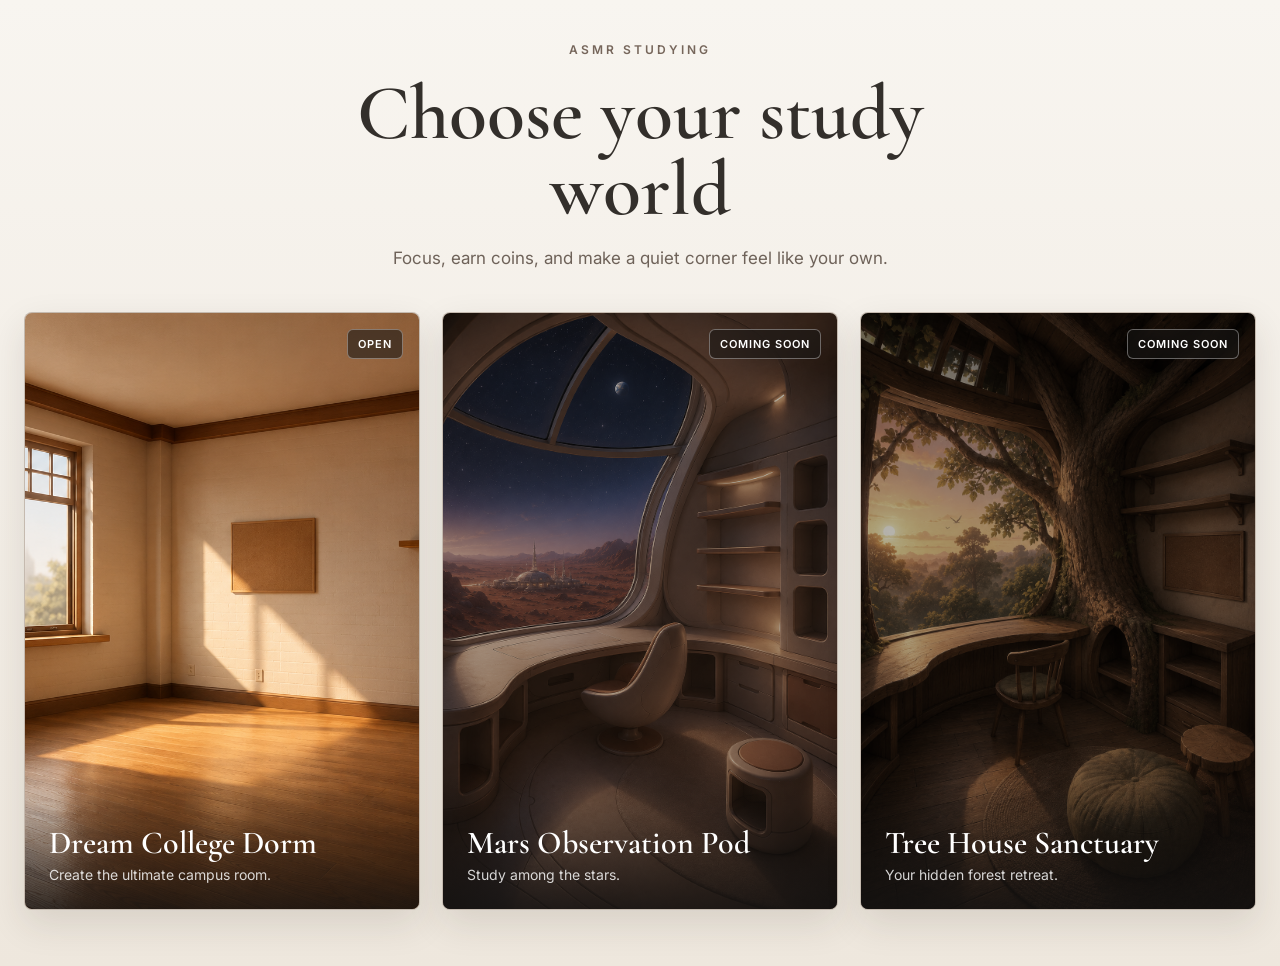
<file: website/index.html>
<!DOCTYPE html>
<html lang="en">
<head>
    <meta charset="UTF-8">
    <meta name="viewport" content="width=device-width, initial-scale=1.0">
    <meta name="theme-color" content="#f4efe8">
    <title>ASMR Studying</title>
    <link rel="preconnect" href="https://fonts.googleapis.com">
    <link rel="preconnect" href="https://fonts.gstatic.com" crossorigin>
    <link href="https://fonts.googleapis.com/css2?family=Cormorant+Garamond:wght@500;600&family=Inter:wght@400;500;600&display=swap" rel="stylesheet">
    <link rel="stylesheet" href="style.css">
</head>
<body>
    <header class="hero">
        <p class="logo">ASMR Studying</p>
        <h1>Choose your study world</h1>
        <p class="subtitle">
            Focus, earn coins, and make a quiet corner feel like your own.
        </p>
    </header>

    <main class="worlds-grid" aria-label="Study worlds">
        <a class="world-card world-card--active" href="worlds/dream-dorm.html">
            <img src="images/dream-dorm.png" alt="">
            <span class="world-card__status">Open</span>
            <span class="world-card__overlay">
                <strong>Dream College Dorm</strong>
                <span>Create the ultimate campus room.</span>
            </span>
        </a>

        <article class="world-card world-card--locked" aria-disabled="true">
            <img src="images/mars-observation-pod.png" alt="">
            <span class="world-card__status">Coming soon</span>
            <span class="world-card__overlay">
                <strong>Mars Observation Pod</strong>
                <span>Study among the stars.</span>
            </span>
        </article>

        <article class="world-card world-card--locked" aria-disabled="true">
            <img src="images/tree-house-sanctuary.png" alt="">
            <span class="world-card__status">Coming soon</span>
            <span class="world-card__overlay">
                <strong>Tree House Sanctuary</strong>
                <span>Your hidden forest retreat.</span>
            </span>
        </article>
    </main>

    <script src="https://telegram.org/js/telegram-web-app.js"></script>
    <script src="script.js"></script>
</body>
</html>
</file>
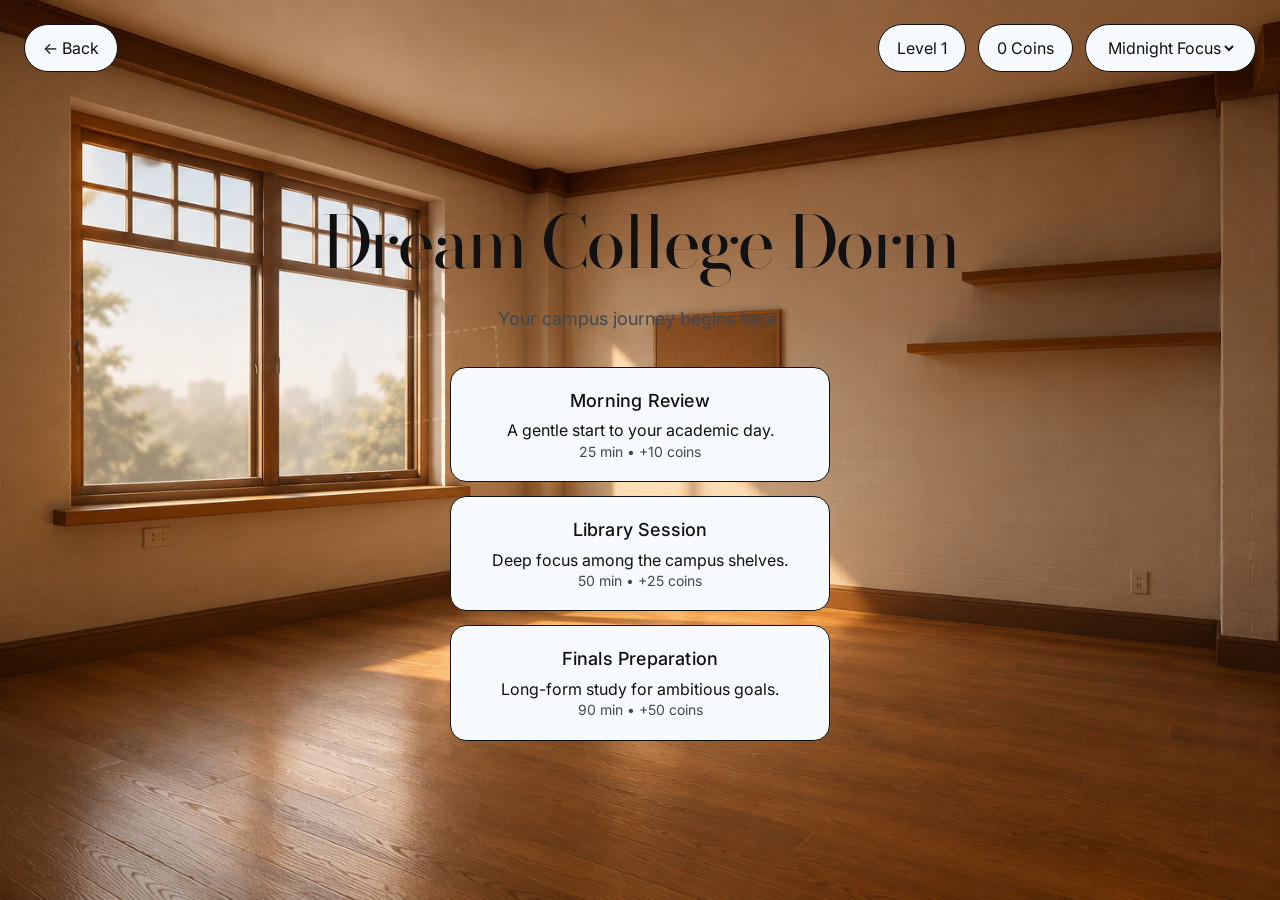
<file: website/worlds/dream-dorm.html>
<!DOCTYPE html>
<html lang="en">
<head>

<meta charset="UTF-8">
<meta name="viewport" content="width=device-width, initial-scale=1.0">

<title>Dream College Dorm</title>

<link rel="preconnect" href="https://fonts.googleapis.com">
<link rel="preconnect" href="https://fonts.gstatic.com" crossorigin>

<link href="https://fonts.googleapis.com/css2?family=Cormorant+Garamond:wght@500;600&family=Inter:wght@300;400;500&display=swap" rel="stylesheet">

<link rel="stylesheet" href="../style.css">

<style>
@import url('https://fonts.googleapis.com/css2?family=Bodoni+Moda:ital,wght@0,400;0,500;1,400&family=Inter:wght@400;500;600;700&display=swap');

:root {
    --color-bg-primary: #A9C9F7;
    --color-bg-secondary: #C8DCFA;
    --color-surface: #F7FAFF;

    --color-text-primary: #111111;
    --color-text-secondary: #414852;
    --color-text-light: #FFFFFF;

    --color-accent-lime: #E8F24A;
    --color-accent-coral: #FF7668;

    --color-border: rgba(17, 17, 17, 0.35);
    --color-border-strong: #111111;

    --font-editorial: "Bodoni Moda", "Times New Roman", Georgia, serif;
    --font-interface: "Inter", Arial, sans-serif;

    --radius-small: 8px;
    --radius-medium: 16px;
    --radius-pill: 999px;

    --space-xs: 4px;
    --space-sm: 8px;
    --space-md: 16px;
    --space-lg: 24px;
    --space-xl: 40px;
    --space-2xl: 64px;

    --transition-fast: 160ms ease;
    --transition-medium: 260ms ease;

    --shadow-soft: 0 8px 24px rgba(17, 17, 17, 0.08);
}

*,
*::before,
*::after {
    box-sizing: border-box;
}

#room-bed {

    position: absolute;
    display: block;

    inset: 0;
    width: 100%;
    height: 100%;

    z-index: 5;

    object-fit: contain;
    transform: rotate(var(--snap-rotation, 0deg));
    transform-origin: 50% 50%;
    background: transparent;
    border: 0;
    box-shadow: none;
    image-rendering: auto;

    pointer-events: none;
}
html {
    margin: 0;
    padding: 0;
    width: 100%;
    height: 100%;
}

body {
    margin: 0;
    padding: 0;
    overflow: hidden;

    width: 100%;
    height: 100%;
    background: var(--color-bg-primary);
    color: var(--color-text-primary);
    font-family: var(--font-interface);
    font-size: 16px;
    line-height: 1.4;

}

h1,
h2,
.world-title,
.room-timer-title {
    font-family: var(--font-editorial);
    font-weight: 400;
    line-height: 0.92;
    letter-spacing: -0.04em;
}

button,
select {
    font-family: var(--font-interface);
}

button {
    appearance: none;
    cursor: pointer;
    transition:
        transform var(--transition-fast),
        background-color var(--transition-fast),
        border-color var(--transition-fast);
}

button:focus-visible,
select:focus-visible,
a:focus-visible {
    outline: 2px solid var(--color-accent-lime);
    outline-offset: 3px;
}

.world-page {
    position: fixed;
    --bed-anchor-x: 31.97%;
    --bed-anchor-y: 42.24%;
    --bed-width: min(360px, 30vw);
    --bed-slot-width: 15.36%;
    --bed-slot-height: 10.45%;
    --bed-anchor-transform: translate(-50%, -50%) perspective(900px) rotateZ(-7deg) skewX(-3deg) scale(0.92);
    --bed-transform-origin: 50% 50%;

    top: 0;
    left: 0;
    right: 0;
    bottom: 0;

    width: 100%;
    height: 100%;
    color: var(--color-text-primary);
    font-family: var(--font-interface);

    background-image: url('../images/dream-dorm.png');
    background-size: cover;
    background-position: center;

    overflow: hidden;
}

.world-page::before { content: '';

    position: absolute;
    inset: 0;

    background: transparent;

    pointer-events: none;
}

.top-bar {
    position: absolute;
    top: 24px;
    left: 24px;
    right: 24px;

    display: flex;
    justify-content: space-between;
    align-items: center;

    z-index: 100;
}

.back-btn {
    color: var(--color-text-primary);
    text-decoration: none;

    backdrop-filter: none;

    background: var(--color-surface);
    border: 1px solid var(--color-border-strong);

    padding: 12px 18px;

    border-radius: var(--radius-pill);

    font-family: var(--font-interface);
}

.stats {
    display: flex;
    gap: 12px;
}

.stat {
    background: var(--color-surface);

    backdrop-filter: none;

    color: var(--color-text-primary);
    border: 1px solid var(--color-border-strong);

    padding: 12px 18px;

    border-radius: var(--radius-pill);

    font-family: var(--font-interface);
}

.atmosphere-select {
    border: 0;
    outline: 0;
    color: var(--color-text-primary);
    background: transparent;
    font: inherit;
}

.atmosphere-select option {
    color: var(--color-text-primary);
}

.center-content {
    position: absolute;

    inset: 0;

    display: flex;
    flex-direction: column;

    justify-content: center;
    align-items: center;

    text-align: center;

    z-index: 10;

    color: var(--color-text-primary);
}

.world-title {
    max-width: 900px;
    line-height: 0.95;
    font-family: var(--font-editorial);

    font-size: clamp(42px, 6vw, 72px);

    margin-bottom: 12px;
}

.world-subtitle {
    font-family: var(--font-interface);

    font-size: 18px;

    color: var(--color-text-secondary);
    opacity: 1;

    margin-bottom: 36px;
}

.focus-btn {
    border: 1px solid var(--color-border-strong);

    padding: 18px 34px;

    border-radius: var(--radius-pill);

    background: var(--color-accent-lime);

    color: var(--color-text-primary);

    font-size: 16px;

    font-weight: 500;

    cursor: pointer;

    transition: transform var(--transition-fast), background-color var(--transition-fast);
}

.focus-btn:hover {
    transform: translateY(-2px);
}
.session-list {
    display: flex;
    flex-direction: column;
    gap: 14px;

    width: min(380px, 85vw);
}

.session-card {
    background: var(--color-surface);
    border: 1px solid var(--color-border-strong);

    backdrop-filter: none;

    border-radius: var(--radius-medium);

    padding: 20px 24px;

    color: var(--color-text-primary);

    font-family: var(--font-interface);

    cursor: pointer;

    transition: transform var(--transition-fast), background-color var(--transition-fast), box-shadow var(--transition-fast);
}

.session-card:hover {
    transform: translateY(-2px);

    background: var(--color-bg-secondary);

    box-shadow: var(--shadow-soft);
}
.session-title {
    letter-spacing: 0.2px;
    font-size: 18px;
    font-weight: 500;

    margin-bottom: 6px;
}

.session-info {
    font-size: 14px;

    color: var(--color-text-secondary);
    opacity: 1;
}
.session-overlay {
    position: fixed;
    inset: 0;

    background: rgba(169,201,247,0.28);

    display: flex;

    justify-content: center;
    align-items: flex-end;

    padding-bottom: 0px;

    z-index: 100;
}

.prep-card {

    width: 420px;

    max-width: 90vw;

    background: var(--color-surface);

    backdrop-filter: none;

    border: 1px solid var(--color-border-strong);

    border-radius: var(--radius-medium);

    padding: 32px;

    color: var(--color-text-primary);
}


.atmosphere-list {

    display: flex;

    flex-direction: column;

    gap: 10px;

    margin: 20px 0;
}

.atmosphere-option {

    background: var(--color-bg-secondary);
    border: 1px solid var(--color-border);

    padding: 12px 16px;

    border-radius: var(--radius-small);

    cursor: pointer;

    transition: 0.2s;
}

.atmosphere-option:hover {

    background: var(--color-accent-lime);
}

.atmosphere-option.selected {

    background: var(--color-accent-lime);
    border: 1px solid var(--color-border-strong);
}

.shop-grid {
    display: grid;
    grid-template-columns: repeat(2, minmax(0, 1fr));
    gap: 12px;
    margin-top: 20px;
}

.shop-item {
    overflow: hidden;
    border: 2px solid transparent;
    border-radius: var(--radius-small);
    background: var(--color-surface);
    cursor: pointer;
    transition: background-color var(--transition-fast), border-color var(--transition-fast);
}

.shop-item:hover,
.shop-item.equipped {
    border-color: var(--color-border-strong);
    background: var(--color-bg-secondary);
}

.shop-item.locked {
    opacity: 0.45;
    cursor: not-allowed;
    filter: grayscale(1);
}

.shop-item-image {
    display: block;
    width: 100%;
    height: 150px;
    object-fit: contain;
    background: transparent;
    border: 0;
    box-shadow: none;
    image-rendering: auto;
}

.shop-item-info {
    padding: 12px;
}

.shop-item-name,
.shop-item-price {
    display: block;
}

.shop-item-name {
    margin-bottom: 4px;
    font-size: 15px;
}

.shop-item-price {
    margin-bottom: 10px;
    font-size: 13px;
    color: var(--color-text-secondary);
    opacity: 1;
}

.shop-item-button {
    width: 100%;
    border: 1px solid var(--color-border-strong);
    border-radius: var(--radius-small);
    padding: 9px 10px;
    background: var(--color-accent-lime);
    color: var(--color-text-primary);
    font: inherit;
    font-size: 13px;
    font-weight: 500;
    cursor: pointer;
}

.shop-item-button:disabled {
    cursor: not-allowed;
}

.shop-item-button:hover:not(:disabled) {
    transform: translateY(-1px);
}

.snap-point {
    position: absolute;
    width: var(--bed-slot-width);
    height: var(--bed-slot-height);
    top: var(--bed-anchor-y);
    left: var(--bed-anchor-x);
    z-index: 20;
    transform: var(--bed-anchor-transform);
    transform-origin: var(--bed-transform-origin);
    border: 2px dashed rgba(255,255,255,0.18);
    background: transparent;
    pointer-events: none;
}

.snap-point.snap-point-active {
    transform: var(--bed-anchor-transform) scale(1.1);
    border-color: rgba(132,220,255,0.95);
    background: rgba(132,220,255,0.12);
    box-shadow:
        0 0 18px rgba(132,220,255,0.55),
        inset 0 0 16px rgba(255,255,255,0.18);
}

#placement-preview {
    position: absolute;
    display: block;
    width: var(--bed-width);
    height: auto;
    object-fit: contain;
    opacity: 0.48;
    pointer-events: none;
    background: transparent;
    z-index: 1000;
    transform: translate(-50%, -50%) perspective(900px) rotate(var(--snap-rotation, 0deg)) rotateZ(-7deg) skewX(-3deg) scale(0.92);
    transform-origin: 50% 50%;
}

.room-calibration-overlay {
    position: absolute;
    inset: 0;
    z-index: 90;
    pointer-events: none;
    background-image:
        linear-gradient(to right, rgba(17, 17, 17, 0.18) 1px, transparent 1px),
        linear-gradient(to bottom, rgba(17, 17, 17, 0.18) 1px, transparent 1px);
    background-size: 10% 100%, 100% 10%;
}

.room-calibration-crosshair {
    position: absolute;
    width: 28px;
    height: 28px;
    left: 50%;
    top: 50%;
    z-index: 95;
    transform: translate(-50%, -50%);
    pointer-events: none;
}

.room-calibration-crosshair::before,
.room-calibration-crosshair::after {
    content: "";
    position: absolute;
    background: rgba(17, 17, 17, 0.78);
}

.room-calibration-crosshair::before {
    width: 100%;
    height: 1px;
    left: 0;
    top: 50%;
}

.room-calibration-crosshair::after {
    width: 1px;
    height: 100%;
    left: 50%;
    top: 0;
}

.room-calibration-tooltip {
    position: absolute;
    left: 50%;
    top: 50%;
    z-index: 96;
    transform: translate(14px, 14px);
    padding: 6px 8px;
    border: 1px solid var(--color-border-strong);
    background: rgba(247, 250, 255, 0.9);
    color: var(--color-text-primary);
    font-family: var(--font-interface);
    font-size: 12px;
    font-weight: 600;
    line-height: 1.35;
    white-space: nowrap;
    pointer-events: none;
    box-shadow: var(--shadow-soft);
}

.room-calibration-marker {
    position: absolute;
    width: 16px;
    height: 16px;
    z-index: 94;
    transform: translate(-50%, -50%);
    border: 1px solid var(--color-border-strong);
    border-radius: 999px;
    background: var(--color-accent-lime);
    color: var(--color-text-primary);
    display: flex;
    align-items: center;
    justify-content: center;
    font-size: 10px;
    font-weight: 700;
    pointer-events: none;
}

.room-calibration-zone-svg {
    position: absolute;
    inset: 0;
    width: 100%;
    height: 100%;
    z-index: 90;
    overflow: visible;
    pointer-events: none;
}

.room-calibration-zone-polygon {
    fill: rgba(132, 220, 255, 0.16);
    stroke: rgba(132, 220, 255, 0.95);
    stroke-width: 2;
    vector-effect: non-scaling-stroke;
}

.room-calibration-point-label,
.room-calibration-bed-anchor {
    position: absolute;
    z-index: 94;
    transform: translate(-50%, -50%);
    pointer-events: none;
}

.room-calibration-point-label {
    width: 18px;
    height: 18px;
    border: 1px solid rgba(17, 17, 17, 0.65);
    border-radius: 999px;
    background: rgba(247, 250, 255, 0.82);
    color: var(--color-text-primary);
    display: flex;
    align-items: center;
    justify-content: center;
    font-size: 10px;
    font-weight: 700;
}

.room-calibration-bed-anchor {
    width: 14px;
    height: 14px;
    border: 2px solid rgba(17, 17, 17, 0.8);
    border-radius: 999px;
    background: rgba(232, 242, 74, 0.9);
    box-shadow: 0 0 0 4px rgba(232, 242, 74, 0.2);
}

.room-calibration-bed-anchor::after {
    content: attr(data-anchor-id);
    position: absolute;
    left: 50%;
    top: 100%;
    transform: translate(-50%, 5px);
    padding: 3px 6px;
    border: 1px solid rgba(17, 17, 17, 0.45);
    background: rgba(247, 250, 255, 0.88);
    color: var(--color-text-primary);
    font-size: 10px;
    font-weight: 700;
    white-space: nowrap;
}

.room-calibration-bed-anchor.active {
    transform: translate(-50%, -50%) scale(1.25);
    border-color: rgba(132, 220, 255, 1);
    background: rgba(132, 220, 255, 0.95);
    box-shadow:
        0 0 18px rgba(132, 220, 255, 0.65),
        0 0 0 5px rgba(132, 220, 255, 0.22);
}

.room-calibration-bed-preview {
    position: absolute;
    display: block;
    width: var(--bed-width);
    height: auto;
    object-fit: contain;
    opacity: 0.52;
    pointer-events: none;
    background: transparent;
    z-index: 92;
    transform: translate(-50%, -18%) perspective(900px) rotate(var(--snap-rotation, 0deg)) rotateZ(-7deg) skewX(-3deg) scale(0.92);
    transform-origin: 50% 18%;
    filter: drop-shadow(0 8px 12px rgba(17, 17, 17, 0.18));
}

@media (max-width: 768px) {

    .session-overlay {

        justify-content: center;
        align-items: flex-end;

        padding: 16px;
    }

   .prep-card {

    width: calc(100vw - 24px);

    max-width: none;

    border-radius: var(--radius-medium) var(--radius-medium) 0 0;

    padding: 20px;

    margin: 0;

}
.session-overlay {

    padding: 0;

    align-items: flex-end;
}
.world-page {
    background-image: url('../images/dream-dorm-mobile.png');
    --bed-width: min(300px, 72vw);
    --bed-anchor-transform: translate(-50%, -50%) perspective(700px) rotateZ(-7deg) skewX(-3deg) scale(0.9);
}

#room-bed {
    width: var(--bed-width);
}

.snap-point {
    width: var(--bed-slot-width);
    height: var(--bed-slot-height);
}
}
#room-timer {

    position: fixed;

    left: 50%;
    bottom: 24px;

    transform: translateX(-50%);

    width: min(320px, 85vw);

    background: var(--color-surface);

    border: 1px solid var(--color-border-strong);

    border-radius: var(--radius-medium);

    padding: 12px 14px;

    box-shadow:
        var(--shadow-soft);

    z-index: 999;
}

.room-timer-title {

    font-family: var(--font-editorial);

    font-size: 24px;

    color: var(--color-text-primary);

    margin-bottom: 10px;
}

.room-progress {

    height: 10px;

    background: var(--color-bg-secondary);

    border-radius: 999px;

    overflow: hidden;

    margin-bottom: 10px;
}

#room-progress-fill {

    width: 100%;

    height: 100%;

    background: var(--color-accent-lime);

    border-radius: 999px;

    transition: width 1s linear;
}

#room-timer-text {

    font-family: var(--font-interface);

    font-size: 14px;

    color: var(--color-text-secondary);
}
</style>

</head>

<body>

<div class="world-page">
    <div id="bed-slot" class="snap-point" data-snap-point-id="bed-slot" data-snap-point-type="bed" data-rotation="0"></div>

    <div class="top-bar">

       <a href="https://apak8990-cmyk.github.io/asmrstudying/website/" class="back-btn">
    ← Back
</a>
      <div class="stats">

    <div class="stat">
        Level 1
    </div>

    <div class="stat" id="coins-display">
        0 Coins
    </div>

    <div class="stat">
        <select id="atmosphere-select" class="atmosphere-select" onchange="setAtmosphereMode(this.value)">
            <option value="midnight_focus">Midnight Focus</option>
            <option value="soft_morning">Soft Morning</option>
            <option value="rainy_comfort">Rainy Comfort</option>
            <option value="deep_focus">Deep Focus</option>
        </select>
    </div>



</div>

    </div>

    <div class="center-content" id="world-content">

        <h1 class="world-title">
            Dream College Dorm
        </h1>

        <p class="world-subtitle">
            Your campus journey begins here.
        </p>

       <div class="session-list">

    <div class="session-card" onclick="startSession(0.5)">

    <div class="session-title">
        Morning Review
    </div>

 

    <div class="session-description">
        A gentle start to your academic day.
    </div>

    <div class="session-info">
        25 min • +10 coins
    </div>

</div>

    <div class="session-card" onclick="startSession(50)">
    <div class="session-title">
        Library Session
    </div>


<div class="session-description">
    Deep focus among the campus shelves.
</div>

<div class="session-info">
    50 min • +25 coins
</div>
</div>

    <div class="session-card" onclick="startSession(90)">
    <div class="session-title">
    Finals Preparation
</div>

<div class="session-description">
    Long-form study for ambitious goals.
</div>

<div class="session-info">
    90 min • +50 coins
</div>
</div>

</div>

    </div>

</div>
<div id="session-screen"
     class="session-overlay"
     style="display:none;">

    <div class="prep-card">

        <h2 id="session-title">
            Morning Review
        </h2>

        <div id="timer-display">
            25:00
        </div>

        <h3>
            Choose Atmosphere
        </h3>

        <div class="atmosphere-list">

            <div class="atmosphere-option selected" onclick="selectAtmosphere('midnight_focus')">
                Midnight Focus
            </div>

            <div class="atmosphere-option" onclick="selectAtmosphere('soft_morning')">
                Soft Morning
            </div>

            <div class="atmosphere-option" onclick="selectAtmosphere('rainy_comfort')">
                Rainy Comfort
            </div>

            <div class="atmosphere-option" onclick="selectAtmosphere('deep_focus')">
                Deep Focus
            </div>

        </div>

        <button class="focus-btn" onclick="beginTimer()">
            Start Session
        </button>

    </div>

</div>

<div id="room-timer" style="display:none;">

    <div class="room-timer-title">
        Morning Review
    </div>

    <div class="room-progress">
        <div id="room-progress-fill"></div>
    </div>

    <div id="room-timer-text">
        25 min remaining
    </div>

</div>

<script>

let selectedMinutes = 25;
const rewards = {
    0.5: 10,
    50: 25,
    90: 50
};
let timerInterval;
let totalSeconds;
let selectedAtmosphere = "midnight_focus";
let sessionAudioActive = false;

const ATMOSPHERE_MODES = {
    midnight_focus: {
        src: "../assets/audio/midnight_focus.mp3",
        volume: 0.45
    },
    soft_morning: {
        src: "../assets/audio/soft_morning.mp3",
        volume: 0.45
    },
    rainy_comfort: {
        src: "../assets/audio/rainy_comfort.mp3",
        volume: 0.45
    },
    deep_focus: {
        src: "../assets/audio/deep_focus.mp3",
        volume: 0.45
    }
};

class AudioManager {
    constructor(sourcePresets) {
        this.fadeMs = 2000;
        this.crossfadeMs = 1800;
        this.overlapSeconds = 2.5;
        this.currentMode = null;
        this.transitionId = 0;
        this.presets = {};

        Object.entries(sourcePresets).forEach(([mode, preset]) => {
            this.presets[mode] = {
                players: [
                    this.createPlayer(preset.src),
                    this.createPlayer(preset.src)
                ],
                activeIndex: 0,
                volume: preset.volume,
                crossfadeStarted: false
            };
        });
    }

    createPlayer(src) {
        const audio = new Audio(src);

        audio.loop = false;
        audio.preload = "auto";
        audio.volume = 0;
        audio.load();

        return audio;
    }

    setAtmosphere(mode) {
        const nextPreset = this.presets[mode];

        if (!nextPreset) {
            return;
        }

        if (this.currentMode === mode && this.isPresetPlaying(nextPreset)) {
            return;
        }

        this.transitionId++;

        if (this.currentMode && this.currentMode !== mode) {
            this.stopPreset(this.presets[this.currentMode]);
        }

        this.currentMode = mode;
        this.startPreset(nextPreset);
    }

    startPreset(preset) {
        const activeAudio = preset.players[preset.activeIndex];

        preset.crossfadeStarted = false;
        activeAudio.currentTime = 0;
        activeAudio.volume = 0;
        this.fadeIn(activeAudio, preset.volume);
        this.watchLoop(preset);
    }

    watchLoop(preset) {
        const activeAudio = preset.players[preset.activeIndex];

        activeAudio.ontimeupdate = () => {
            if (
                !activeAudio.duration ||
                preset.crossfadeStarted ||
                activeAudio.duration - activeAudio.currentTime > this.overlapSeconds
            ) {
                return;
            }

            preset.crossfadeStarted = true;
            this.crossfadeToNextPlayer(preset);
        };

        activeAudio.onended = () => {
            if (!preset.crossfadeStarted) {
                this.crossfadeToNextPlayer(preset);
            }
        };
    }

    crossfadeToNextPlayer(preset) {
        const currentAudio = preset.players[preset.activeIndex];
        const nextIndex = preset.activeIndex === 0 ? 1 : 0;
        const nextAudio = preset.players[nextIndex];

        nextAudio.ontimeupdate = null;
        nextAudio.onended = null;
        nextAudio.currentTime = 0;
        nextAudio.volume = 0;

        nextAudio.play().then(() => {
            currentAudio.ontimeupdate = null;
            currentAudio.onended = null;
            this.fade(nextAudio, 0, preset.volume, this.crossfadeMs);
            this.fade(currentAudio, currentAudio.volume, 0, this.crossfadeMs, () => {
                currentAudio.pause();
                currentAudio.currentTime = 0;
            });

            preset.activeIndex = nextIndex;
            preset.crossfadeStarted = false;
            this.watchLoop(preset);
        }).catch(() => {});
    }

    isPresetPlaying(preset) {
        return preset.players.some((audio) => !audio.paused);
    }

    fadeIn(audio, targetVolume = 1) {
        audio.play().then(() => {
            this.fade(audio, audio.volume, targetVolume, this.fadeMs);
        }).catch(() => {
            audio.pause();
        });
    }

    fadeOut(audio, onComplete) {
        this.fade(audio, audio.volume, 0, this.fadeMs, () => {
            audio.pause();
            audio.currentTime = 0;
            audio.ontimeupdate = null;
            audio.onended = null;

            if (onComplete) {
                onComplete();
            }
        });
    }

    fade(audio, from, to, duration, onComplete) {
        const start = performance.now();

        if (audio.fadeFrame) {
            cancelAnimationFrame(audio.fadeFrame);
        }

        const step = (now) => {
            const progress = Math.min((now - start) / duration, 1);

            audio.volume = from + (to - from) * progress;

            if (progress < 1) {
                audio.fadeFrame = requestAnimationFrame(step);
                return;
            }

            audio.volume = to;

            if (onComplete) {
                onComplete();
            }
        };

        audio.volume = from;
        audio.fadeFrame = requestAnimationFrame(step);
    }

    stopAll() {
        this.transitionId++;

        Object.values(this.presets).forEach((preset) => {
            this.stopPreset(preset);
        });

        this.currentMode = null;
    }

    stopPreset(preset) {
        if (!preset) {
            return;
        }

        preset.crossfadeStarted = false;

        preset.players.forEach((audio) => {
            audio.ontimeupdate = null;
            audio.onended = null;
            this.fadeOut(audio);
        });
    }
}

const audioManager = new AudioManager(ATMOSPHERE_MODES);

const SHOP_ITEMS = [
    {
        id: "bed-01",
        name: "Classic Oak Bed",
        price: 50,
        image: "../images/furniture/bed-01.png"
    },
    {
        id: "bed-02",
        name: "Autumn Linen Bed",
        price: 100,
        image: "../images/furniture/bed-02.png"
    }
];

const ShopSystem = {
    buy(itemId) {
        const item = SHOP_ITEMS.find((shopItem) => shopItem.id === itemId);

        if (!item) {
            return;
        }

        if (!GameState.buyItem(item)) {
            return;
        }

        document.getElementById("coins-display").innerText =
            GameState.coins + " Coins";
        enterPlacementMode(item.id);
    }
};

const GameState = {
    coins: 0,
    ownedItems: [],
    equippedItem: null,
    snapPointId: null,
    pendingPlacementItem: null,

    load() {
        let savedState = {};

        try {
            savedState = JSON.parse(localStorage.getItem("dreamGameState")) || {};
        } catch (error) {
            savedState = {};
        }

        const savedCoins = Number(savedState.coins);
        this.coins = Number.isFinite(savedCoins)
            ? savedCoins
            : 0;

        this.ownedItems = Array.isArray(savedState.ownedItems)
            ? savedState.ownedItems
            : [];

        this.equippedItem = savedState.equippedItem || null;
        this.snapPointId = savedState.snapPointId || null;
        this.save();
    },

    save() {
        localStorage.setItem("dreamGameState", JSON.stringify({
            coins: this.coins,
            ownedItems: this.ownedItems,
            equippedItem: this.equippedItem,
            snapPointId: this.snapPointId
        }));

        localStorage.removeItem("dreamCoins");
        localStorage.removeItem("ownedBed");
    },

    addCoins(amount) {
        this.coins += amount;
        this.save();
    },

    ownsItem(itemId) {
        return this.ownedItems.includes(itemId);
    },

    isEquipped(itemId) {
        return this.equippedItem === itemId;
    },

    buyItem(item) {
        const alreadyOwned = this.ownsItem(item.id);

        if (!alreadyOwned && this.coins < item.price) {
            return false;
        }

        if (!alreadyOwned) {
            this.coins -= item.price;
            this.ownedItems.push(item.id);
            this.save();
        }

        return true;
    },

    startPlacement(itemId) {
        this.pendingPlacementItem = itemId;
    },

    placePendingItem(snapPointId) {
        if (!this.pendingPlacementItem) {
            return false;
        }

        this.equippedItem = this.pendingPlacementItem;
        this.snapPointId = snapPointId;
        this.pendingPlacementItem = null;
        this.save();
        return true;
    }
};

const RoomRenderer = {
    render() {
        const worldPage = document.querySelector(".world-page");

        if (!worldPage) {
            return;
        }

        worldPage.querySelectorAll(".room-furniture-bed, #room-bed").forEach((bed) => {
            bed.remove();
        });

        if (!GameState.equippedItem || !GameState.snapPointId) {
            return;
        }

        const item = SHOP_ITEMS.find(
            (shopItem) => shopItem.id === GameState.equippedItem
        );
        const snapPoint = document.getElementById(GameState.snapPointId);

        if (!item || !snapPoint) {
            return;
        }

        const roomBed = document.createElement("img");

        roomBed.id = "room-bed";
        roomBed.className = "room-furniture-bed";
        roomBed.src = item.image;
        roomBed.alt = item.name;
        roomBed.style.display = "block";
        applySnapRotation(roomBed, snapPoint);
        snapPoint.appendChild(roomBed);
    }
};

GameState.load();

window.onload = () => {

    document.getElementById("coins-display").innerText =
        GameState.coins + " Coins";

    RoomRenderer.render();

};

window.addEventListener("load", initRoomCalibration);

function selectAtmosphere(modeId) {

    setAtmosphereMode(modeId);
}

function setAtmosphereMode(modeId) {

    selectedAtmosphere = modeId;

    const atmosphereSelect = document.getElementById("atmosphere-select");

    if (atmosphereSelect) {
        atmosphereSelect.value = modeId;
    }

    document.querySelectorAll(".atmosphere-option").forEach((option) => {
        const action = option.getAttribute("onclick") || "";

        option.classList.toggle(
            "selected",
            action.includes(modeId)
        );
    });

    if (sessionAudioActive) {
        audioManager.setAtmosphere(modeId);
    }
}

function startSession(minutes) {

    selectedMinutes = minutes;
    document.getElementById("world-content").style.display = "none";

    // document.getElementById("world-screen").style.display = "none";
    document.getElementById("session-screen").style.display = "flex";

    const titles = {
        0.5: "Morning Review",
        50: "Library Session",
        90: "Finals Preparation"
    };

    document.getElementById("session-title").innerText =
        titles[minutes];

    updateTimerDisplay(minutes * 60);
}

function beginTimer() { sessionAudioActive = true; audioManager.setAtmosphere(selectedAtmosphere); document.getElementById("session-screen").style.display = "none";

document.getElementById("room-timer").style.display = "block";

    let seconds = selectedMinutes * 60;

totalSeconds = seconds;

    updateTimerDisplay(seconds);

    timerInterval = setInterval(() => {

        seconds--;

        updateTimerDisplay(seconds);

        if (seconds <= 0) {

            clearInterval(timerInterval);

            sessionComplete();
        }

    }, 1000);

}

function updateTimerDisplay(seconds) {

    const mins = Math.floor(seconds / 60);
    const secs = seconds % 60;

    document.getElementById("timer-display").innerText =
        String(mins).padStart(2, "0") +
        ":" +
        String(secs).padStart(2, "0");
        const roomTimerText =
    String(mins).padStart(2, "0") +
    ":" +
    String(secs).padStart(2, "0") +
    " remaining";

document.getElementById("room-timer-text").innerText =
    roomTimerText;
    const percent =
    (seconds / totalSeconds) * 100;

document.getElementById(
    "room-progress-fill"
).style.width = percent + "%";
}

function leaveSession() {

    clearInterval(timerInterval);
    sessionAudioActive = false;
    audioManager.stopAll();

    document.getElementById("session-screen").style.display = "none";

    document.getElementById("world-content").style.display = "flex";
}

function sessionComplete() { 
    
const reward = rewards[selectedMinutes];

sessionAudioActive = false;
audioManager.stopAll();

GameState.addCoins(reward);
    
    document.getElementById("coins-display").innerText =
    GameState.coins + " Coins";

    openShop(reward);
}

function openShop(reward) {

    const sessionScreen = document.getElementById("session-screen");

    document.getElementById("world-content").style.display = "none";
    document.getElementById("room-timer").style.display = "none";
    sessionScreen.style.display = "none";

    const shopItems = SHOP_ITEMS.map((item) => {
        const locked = !GameState.ownsItem(item.id) && GameState.coins < item.price;
        const actionText = GameState.isEquipped(item.id)
            ? "Equipped"
            : GameState.ownsItem(item.id) ? "Equip" : "Buy";

        return `
            <div
                class="shop-item${locked ? " locked" : ""}${GameState.isEquipped(item.id) ? " equipped" : ""}"
                ${locked || GameState.isEquipped(item.id) ? "" : `onclick="purchaseBed('${item.id}')"`}
            >
                <img class="shop-item-image" src="${item.image}" alt="${item.name}">
                <div class="shop-item-info">
                    <strong class="shop-item-name">${item.name}</strong>
                    <span class="shop-item-price">${item.price} Coins</span>
                    <button
                        class="shop-item-button"
                        ${locked || GameState.isEquipped(item.id) ? "disabled" : `onclick="event.stopPropagation(); purchaseBed('${item.id}')"`}
                    >
                        ${locked ? "Locked" : actionText}
                    </button>
                </div>
            </div>
        `;
    }).join("");

    sessionScreen.innerHTML = `

        <div class="prep-card">

            <h2>Session Complete</h2>

            <h3>+${reward} Coins</h3>

            <div class="shop-grid">
                ${shopItems}
            </div>

        </div>

    `;

    sessionScreen.style.display = "flex";
}

function enterPlacementMode(itemId) {

    const item = SHOP_ITEMS.find((shopItem) => shopItem.id === itemId);
    const worldPage = document.querySelector(".world-page");
    const sessionScreen = document.getElementById("session-screen");

    if (!item || !worldPage) {
        return;
    }

    GameState.startPlacement(item.id);
    sessionScreen.style.display = "none";
    document.getElementById("room-timer").style.display = "none";
    document.getElementById("world-content").style.display = "none";
    RoomRenderer.render();

    const existingPreview = document.getElementById("placement-preview");

    if (existingPreview) {
        existingPreview.remove();
    }

    const preview = document.createElement("img");

    preview.id = "placement-preview";
    preview.src = item.image;
    preview.alt = item.name;
    worldPage.appendChild(preview);

    const firstSnapPoint = document.querySelector(".snap-point");

    if (firstSnapPoint) {
        const roomRect = worldPage.getBoundingClientRect();
        const snapRect = firstSnapPoint.getBoundingClientRect();

        preview.style.left =
            snapRect.left - roomRect.left + snapRect.width / 2 + "px";
        preview.style.top =
            snapRect.top - roomRect.top + snapRect.height / 2 + "px";
        preview.dataset.snapPointId = firstSnapPoint.id;
        applySnapRotation(preview, firstSnapPoint);
        setActiveSnapPoint(firstSnapPoint);
    }

    document.removeEventListener("mousemove", movePlacementPreview);
    document.removeEventListener("click", placeGhostPreview);
    document.addEventListener("mousemove", movePlacementPreview);
    setTimeout(() => {
        document.addEventListener("click", placeGhostPreview);
    }, 0);
}

function movePlacementPreview(event) {

    const preview = document.getElementById("placement-preview");
    const worldPage = document.querySelector(".world-page");

    if (!preview || !worldPage) {
        return;
    }

    const roomRect = worldPage.getBoundingClientRect();
    const snapPoint = findNearestSnapPoint(event.clientX, event.clientY);

    setActiveSnapPoint(snapPoint);

    if (snapPoint) {
        const snapRect = snapPoint.getBoundingClientRect();

        preview.style.left =
            snapRect.left - roomRect.left + snapRect.width / 2 + "px";
        preview.style.top =
            snapRect.top - roomRect.top + snapRect.height / 2 + "px";
        preview.dataset.snapPointId = snapPoint.id;
        applySnapRotation(preview, snapPoint);
        return;
    }

    preview.style.left = event.clientX - roomRect.left + "px";
    preview.style.top = event.clientY - roomRect.top + "px";
    delete preview.dataset.snapPointId;
    preview.style.removeProperty("--snap-rotation");
}

function placeGhostPreview() {

    const preview = document.getElementById("placement-preview");
    const snapPoint = preview ? document.getElementById(preview.dataset.snapPointId) : null;
    const occupied = snapPoint ? snapPoint.querySelector(".room-furniture-bed") : null;

    if (!snapPoint || (occupied && snapPoint.id !== GameState.snapPointId)) {
        return;
    }

    placeSelectedItem(snapPoint.id);
}

function findNearestSnapPoint(clientX, clientY) {

    let nearestSnapPoint = null;
    let nearestDistance = Infinity;

    document.querySelectorAll(".snap-point").forEach((snapPoint) => {
        const rect = snapPoint.getBoundingClientRect();
        const snapX = rect.left + rect.width / 2;
        const snapY = rect.top + rect.height / 2;
        const distance = Math.hypot(clientX - snapX, clientY - snapY);

        if (distance < nearestDistance) {
            nearestDistance = distance;
            nearestSnapPoint = snapPoint;
        }
    });

    return nearestDistance <= 180 ? nearestSnapPoint : null;
}

function setActiveSnapPoint(activeSnapPoint) {

    document.querySelectorAll(".snap-point").forEach((snapPoint) => {
        snapPoint.classList.toggle(
            "snap-point-active",
            snapPoint === activeSnapPoint
        );
    });
}

function applySnapRotation(element, snapPoint) {

    const rotation = Number(snapPoint.dataset.rotation) || 0;

    element.style.setProperty("--snap-rotation", rotation + "deg");
}

function placeSelectedItem(snapPointId) {

    const preview = document.getElementById("placement-preview");

    if (!GameState.placePendingItem(snapPointId)) {
        return;
    }

    document.removeEventListener("mousemove", movePlacementPreview);
    document.removeEventListener("click", placeGhostPreview);
    setActiveSnapPoint(null);

    if (preview) {
        preview.remove();
    }

    RoomRenderer.render();
}

function initRoomCalibration() {

    const params = new URLSearchParams(window.location.search);

    if (params.get("calibrate") !== "1") {
        return;
    }

    const room = document.querySelector(".world-page");

    if (!room || document.getElementById("room-calibration-overlay")) {
        return;
    }

    const overlay = document.createElement("div");
    const crosshair = document.createElement("div");
    const tooltip = document.createElement("div");
    const bedPreview = document.createElement("img");
    let markerCount = 0;
    let activeBedAnchor = null;
    let selectedBedAnchor = null;

    const BED_HEADBOARD_ZONE = [
        { label: "1", x: 0.368, y: 0.529 },
        { label: "2", x: 0.423, y: 0.520 },
        { label: "4", x: 0.430, y: 0.691 },
        { label: "3", x: 0.374, y: 0.704 }
    ];

    const BED_SNAP_ANCHORS = [
        { id: "bed-left", x: 0.381, y: 0.612 },
        { id: "bed-center", x: 0.399, y: 0.611 },
        { id: "bed-right", x: 0.417, y: 0.609 }
    ];

    overlay.id = "room-calibration-overlay";
    overlay.className = "room-calibration-overlay";
    crosshair.className = "room-calibration-crosshair";
    tooltip.className = "room-calibration-tooltip";
    bedPreview.id = "room-calibration-bed-preview";
    bedPreview.className = "room-calibration-bed-preview";
    bedPreview.src = SHOP_ITEMS[0].image;
    bedPreview.alt = "Calibration bed preview";
    bedPreview.style.setProperty("--snap-rotation", "0deg");

    renderHeadboardZone();
    renderBedSnapAnchors();
    overlay.appendChild(bedPreview);
    overlay.appendChild(crosshair);
    overlay.appendChild(tooltip);
    room.appendChild(overlay);

    selectedBedAnchor = BED_SNAP_ANCHORS[1];
    positionBedPreview(selectedBedAnchor);

    function clamp(value) {
        return Math.min(1, Math.max(0, value));
    }

    function getPointerClient(event) {
        const point =
            event.touches && event.touches[0]
                ? event.touches[0]
                : event.changedTouches && event.changedTouches[0]
                    ? event.changedTouches[0]
                    : event;

        return {
            clientX: point.clientX,
            clientY: point.clientY
        };
    }

    function readRoomCoordinates(event) {
        const point = getPointerClient(event);
        const roomRect = room.getBoundingClientRect();
        const normalizedX =
            clamp((point.clientX - roomRect.left) / (roomRect.width || 1));
        const normalizedY =
            clamp((point.clientY - roomRect.top) / (roomRect.height || 1));

        return {
            x: normalizedX,
            y: normalizedY,
            xPercent: normalizedX * 100,
            yPercent: normalizedY * 100
        };
    }

    function renderHeadboardZone() {
        const svg = document.createElementNS("http://www.w3.org/2000/svg", "svg");
        const polygon = document.createElementNS("http://www.w3.org/2000/svg", "polygon");

        svg.classList.add("room-calibration-zone-svg");
        svg.setAttribute("viewBox", "0 0 100 100");
        svg.setAttribute("preserveAspectRatio", "none");
        polygon.classList.add("room-calibration-zone-polygon");
        polygon.setAttribute(
            "points",
            BED_HEADBOARD_ZONE.map((point) => {
                return point.x * 100 + "," + point.y * 100;
            }).join(" ")
        );

        svg.appendChild(polygon);
        overlay.appendChild(svg);

        BED_HEADBOARD_ZONE.forEach((point) => {
            const label = document.createElement("div");

            label.className = "room-calibration-point-label";
            label.textContent = point.label;
            label.style.left = point.x * 100 + "%";
            label.style.top = point.y * 100 + "%";
            overlay.appendChild(label);
        });
    }

    function renderBedSnapAnchors() {
        BED_SNAP_ANCHORS.forEach((anchor) => {
            const marker = document.createElement("div");

            marker.className = "room-calibration-bed-anchor";
            marker.dataset.anchorId = anchor.id;
            marker.style.left = anchor.x * 100 + "%";
            marker.style.top = anchor.y * 100 + "%";
            overlay.appendChild(marker);
        });
    }

    function updateCalibrationUi(coords, nearestAnchor) {
        const left = coords.xPercent + "%";
        const top = coords.yPercent + "%";
        const anchor = nearestAnchor || selectedBedAnchor;
        const anchorText = anchor
            ? "<br>anchor: " + anchor.id +
                "<br>anchor x: " + anchor.x.toFixed(3) +
                "<br>anchor y: " + anchor.y.toFixed(3)
            : "";

        crosshair.style.left = left;
        crosshair.style.top = top;
        tooltip.style.left = left;
        tooltip.style.top = top;
        tooltip.innerHTML =
            "x: " + coords.x.toFixed(3) + "<br>" +
            "y: " + coords.y.toFixed(3) + "<br>" +
            "x: " + coords.xPercent.toFixed(1) + "%<br>" +
            "y: " + coords.yPercent.toFixed(1) + "%" +
            anchorText;
    }

    function isInteractiveTarget(event) {
        return Boolean(
            event.target.closest(
                "button, a, input, select, textarea, [role='button'], .top-bar, .prep-card, .session-overlay, #room-timer"
            )
        );
    }

    function moveCalibrationPointer(event) {
        if (isInteractiveTarget(event)) {
            return;
        }

        const coords = readRoomCoordinates(event);
        const nearestAnchor = findNearestBedAnchor(coords);

        setActiveBedAnchor(nearestAnchor);

        if (nearestAnchor) {
            positionBedPreview(nearestAnchor);
        } else if (selectedBedAnchor) {
            positionBedPreview(selectedBedAnchor);
        }

        updateCalibrationUi(coords, nearestAnchor);
    }

    function markCalibrationPoint(event) {
        if (isInteractiveTarget(event)) {
            return;
        }

        const coords = readRoomCoordinates(event);
        const nearestAnchor = findNearestBedAnchor(coords);
        const marker = document.createElement("div");

        markerCount += 1;
        marker.className = "room-calibration-marker";
        marker.textContent = String(markerCount);
        marker.style.left = coords.xPercent + "%";
        marker.style.top = coords.yPercent + "%";
        overlay.appendChild(marker);

        if (nearestAnchor) {
            selectedBedAnchor = nearestAnchor;
            positionBedPreview(nearestAnchor);

            console.log(
                "Selected bed anchor: " + nearestAnchor.id + "\n" +
                "x: " + nearestAnchor.x.toFixed(3) + "\n" +
                "y: " + nearestAnchor.y.toFixed(3)
            );
        }

        updateCalibrationUi(coords, nearestAnchor);

        console.log(
            "Room coordinate:\n" +
            "x: " + coords.x.toFixed(3) + "\n" +
            "y: " + coords.y.toFixed(3)
        );
    }

    function findNearestBedAnchor(coords) {
        const roomRect = room.getBoundingClientRect();
        let nearestAnchor = null;
        let nearestDistance = Infinity;

        BED_SNAP_ANCHORS.forEach((anchor) => {
            const distance = Math.hypot(
                (coords.x - anchor.x) * roomRect.width,
                (coords.y - anchor.y) * roomRect.height
            );

            if (distance < nearestDistance) {
                nearestDistance = distance;
                nearestAnchor = anchor;
            }
        });

        if (
            nearestDistance <= 120 ||
            isPointInPolygon(coords, BED_HEADBOARD_ZONE)
        ) {
            return nearestAnchor;
        }

        return null;
    }

    function isPointInPolygon(coords, polygon) {
        let inside = false;

        for (let i = 0, j = polygon.length - 1; i < polygon.length; j = i++) {
            const xi = polygon[i].x;
            const yi = polygon[i].y;
            const xj = polygon[j].x;
            const yj = polygon[j].y;
            const intersects =
                yi > coords.y !== yj > coords.y &&
                coords.x < ((xj - xi) * (coords.y - yi)) / (yj - yi) + xi;

            if (intersects) {
                inside = !inside;
            }
        }

        return inside;
    }

    function setActiveBedAnchor(anchor) {
        activeBedAnchor = anchor;

        overlay.querySelectorAll(".room-calibration-bed-anchor").forEach((marker) => {
            marker.classList.toggle(
                "active",
                activeBedAnchor && marker.dataset.anchorId === activeBedAnchor.id
            );
        });
    }

    function positionBedPreview(anchor) {
        bedPreview.style.left = anchor.x * 100 + "%";
        bedPreview.style.top = anchor.y * 100 + "%";
        bedPreview.dataset.anchorId = anchor.id;
    }

    updateCalibrationUi({
        x: 0.5,
        y: 0.5,
        xPercent: 50,
        yPercent: 50
    }, selectedBedAnchor);

    room.addEventListener("pointermove", moveCalibrationPointer);
    room.addEventListener("pointerdown", moveCalibrationPointer);
    room.addEventListener("pointerup", markCalibrationPoint);
}

function purchaseBed(bed) {

    ShopSystem.buy(bed);
}


</script>
</body>
</html>
</file>
<file: website/style.css>
:root {
    color-scheme: light;
    font-family: "Inter", sans-serif;
    color: #332f2b;
    background: #f4efe8;
}

* {
    box-sizing: border-box;
}

html {
    min-width: 320px;
    min-height: 100%;
}

body {
    min-height: 100vh;
    margin: 0;
    padding: 42px 24px 56px;
    background:
        linear-gradient(180deg, #f8f5f0 0%, #eee7dd 100%);
}

.hero {
    width: min(760px, 100%);
    margin: 0 auto 40px;
    text-align: center;
}

.logo {
    margin: 0 0 18px;
    color: #76665b;
    font-size: 12px;
    font-weight: 600;
    letter-spacing: 3px;
    text-transform: uppercase;
}

.hero h1 {
    margin: 0 0 16px;
    font-family: "Cormorant Garamond", serif;
    font-size: clamp(46px, 7vw, 78px);
    font-weight: 600;
    line-height: 0.98;
    letter-spacing: 0;
}

.subtitle {
    max-width: 590px;
    margin: 0 auto;
    color: #6e6259;
    font-size: 17px;
    line-height: 1.65;
}

.worlds-grid {
    display: grid;
    grid-template-columns: repeat(3, minmax(0, 1fr));
    gap: 22px;
    width: min(1380px, 100%);
    margin: 0 auto;
}

.world-card {
    position: relative;
    display: block;
    min-height: 470px;
    overflow: hidden;
    border: 1px solid rgba(57, 47, 39, 0.12);
    border-radius: 8px;
    background: #d8cec3;
    box-shadow: 0 14px 36px rgba(50, 39, 30, 0.12);
    color: #fff;
    text-decoration: none;
}

.world-card img {
    width: 100%;
    height: 100%;
    min-height: 470px;
    object-fit: cover;
    transition: transform 450ms ease, filter 250ms ease;
}

.world-card--active {
    cursor: pointer;
    transition: transform 220ms ease, box-shadow 220ms ease;
}

.world-card--active:hover,
.world-card--active:focus-visible {
    transform: translateY(-5px);
    box-shadow: 0 22px 50px rgba(50, 39, 30, 0.2);
    outline: 3px solid rgba(255, 255, 255, 0.85);
    outline-offset: -6px;
}

.world-card--active:hover img {
    transform: scale(1.025);
}

.world-card--locked img {
    filter: saturate(0.55) brightness(0.72);
}

.world-card__status {
    position: absolute;
    top: 16px;
    right: 16px;
    padding: 7px 10px;
    border: 1px solid rgba(255, 255, 255, 0.35);
    border-radius: 6px;
    background: rgba(25, 23, 21, 0.58);
    backdrop-filter: blur(10px);
    font-size: 11px;
    font-weight: 600;
    letter-spacing: 1px;
    text-transform: uppercase;
}

.world-card__overlay {
    position: absolute;
    inset: auto 0 0;
    display: block;
    padding: 52px 24px 24px;
    background: linear-gradient(transparent, rgba(20, 18, 17, 0.82));
}

.world-card__overlay strong,
.world-card__overlay span {
    display: block;
}

.world-card__overlay strong {
    margin-bottom: 6px;
    font-family: "Cormorant Garamond", serif;
    font-size: 32px;
    font-weight: 600;
    line-height: 1;
}

.world-card__overlay span {
    color: rgba(255, 255, 255, 0.82);
    font-size: 14px;
    line-height: 1.45;
}

@media (max-width: 980px) {
    .worlds-grid {
        grid-template-columns: 1fr;
        max-width: 720px;
    }

    .world-card,
    .world-card img {
        min-height: 300px;
        height: 42vh;
        max-height: 430px;
    }
}

@media (max-width: 600px) {
    body {
        padding: 26px 14px 32px;
    }

    .hero {
        margin-bottom: 28px;
    }

    .hero h1 {
        font-size: 48px;
    }

    .subtitle {
        font-size: 15px;
    }

    .worlds-grid {
        gap: 14px;
    }

    .world-card,
    .world-card img {
        min-height: 230px;
        height: 34vh;
    }

    .world-card__overlay {
        padding: 44px 18px 18px;
    }

    .world-card__overlay strong {
        font-size: 29px;
    }
}

@media (prefers-reduced-motion: reduce) {
    *,
    *::before,
    *::after {
        scroll-behavior: auto !important;
        transition-duration: 0.01ms !important;
    }
}
</file>
